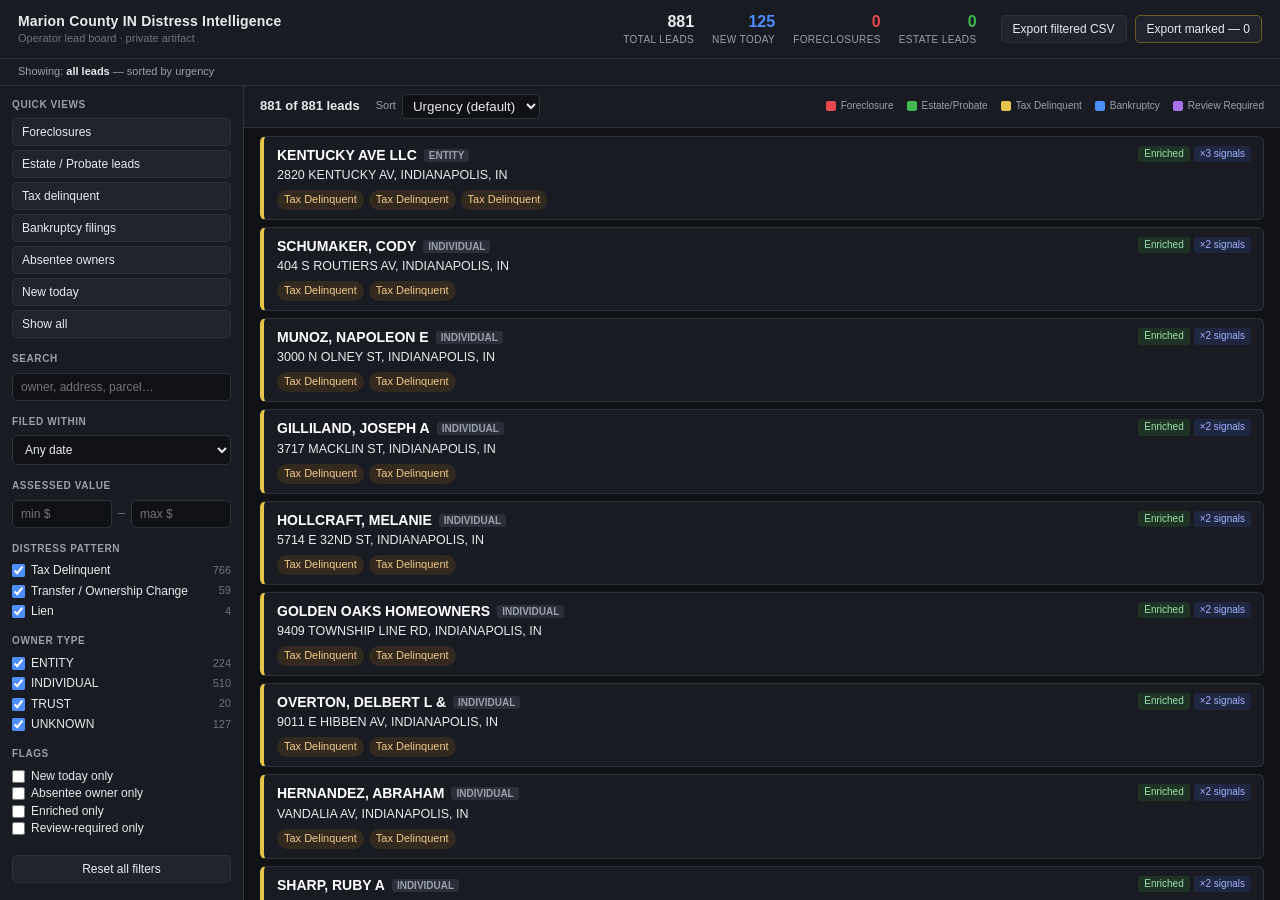
<file: index.html>
<!doctype html>
<html lang="en">
<head>
  <meta charset="utf-8" />
  <meta http-equiv="refresh" content="0; url=dashboard/" />
  <title>Marion County IN — Lead Intelligence</title>
</head>
<body>
  <p>Redirecting to <a href="dashboard/">dashboard</a>…</p>
</body>
</html>
</file>
<file: dashboard/styles.css>
/* Marion County IN Distress Intelligence — operator lead board.
   Dark-themed, desktop-first, high-contrast, fast to scan. */
* { box-sizing: border-box; margin: 0; padding: 0; }
:root {
  --bg: #0f1115; --panel: #181b22; --panel2: #1f232c; --line: #2c313c;
  --ink: #e8eaed; --ink2: #9aa0ab; --ink3: #6b7280;
  --accent: #4c8dff; --accent2: #3a6fd0;
  --red: #e5484d; --orange: #f08c2e; --yellow: #e6c34a;
  --green: #3fb950; --violet: #a674e8; --blue: #4c8dff;
  --chip-bg: #2a2f3a;
}
html, body { height: 100%; }
body {
  background: var(--bg); color: var(--ink);
  font: 13px/1.45 -apple-system, "Segoe UI", Roboto, Helvetica, Arial, sans-serif;
  display: flex; flex-direction: column;
}

/* ── TOP BAR ── */
.topbar {
  display: flex; align-items: center; gap: 24px;
  padding: 10px 18px; background: var(--panel);
  border-bottom: 1px solid var(--line); flex-shrink: 0;
}
.brand h1 { font-size: 14px; font-weight: 650; letter-spacing: .2px; }
.brand-sub { font-size: 11px; color: var(--ink3); display: block; }
.topstats { display: flex; gap: 18px; margin-left: auto; }
.topstat { text-align: right; }
.topstat .n { font-size: 16px; font-weight: 700; }
.topstat .l { font-size: 10px; color: var(--ink2); text-transform: uppercase; letter-spacing: .4px; }
.topstat.urgent .n { color: var(--red); }
.topstat.estate .n { color: var(--green); }
.topstat.newtoday .n { color: var(--accent); }
.topactions { display: flex; gap: 8px; }

/* ── BUTTONS ── */
.btn {
  background: var(--panel2); color: var(--ink); border: 1px solid var(--line);
  border-radius: 5px; padding: 6px 11px; font-size: 12px; cursor: pointer;
}
.btn:hover { border-color: var(--accent); color: #fff; }
.btn-mark { border-color: #6b5a2a; }
.btn-block { width: 100%; margin-top: 4px; }

/* ── BANNER + FILTERBAR ── */
.banner {
  background: #3a2a14; color: #f0c98a; padding: 7px 18px;
  font-size: 12px; border-bottom: 1px solid var(--line); flex-shrink: 0;
}
.filterbar {
  padding: 5px 18px; font-size: 11px; color: var(--ink2);
  background: var(--panel); border-bottom: 1px solid var(--line);
  min-height: 24px; flex-shrink: 0;
}
.filterbar b { color: var(--ink); font-weight: 600; }

/* ── LAYOUT ── */
main { display: flex; flex: 1; min-height: 0; overflow: hidden; }

/* ── SIDEBAR ── */
.sidebar {
  width: 244px; flex: none; overflow-y: auto;
  background: var(--panel); border-right: 1px solid var(--line);
  padding: 12px; display: flex; flex-direction: column; gap: 14px;
}
.side-block h2 {
  font-size: 10px; text-transform: uppercase; letter-spacing: .6px;
  color: var(--ink2); margin-bottom: 6px;
}
.presets { display: flex; flex-direction: column; gap: 4px; }
.preset {
  text-align: left; background: var(--panel2); border: 1px solid var(--line);
  color: var(--ink); border-radius: 5px; padding: 6px 9px; font-size: 12px; cursor: pointer;
}
.preset:hover { border-color: var(--accent); }
.preset.active { background: var(--accent2); border-color: var(--accent); color: #fff; }
.sidebar input[type=text],
.sidebar input[type=number],
.sidebar select {
  width: 100%; background: var(--bg); color: var(--ink);
  border: 1px solid var(--line); border-radius: 5px; padding: 6px 8px; font-size: 12px;
}
.range-row { display: flex; align-items: center; gap: 6px; }
.range-row span { color: var(--ink3); }
.checkgroup {
  display: flex; flex-direction: column; gap: 3px;
  max-height: 200px; overflow-y: auto;
}
.chk { display: flex; align-items: center; gap: 6px; font-size: 12px; cursor: pointer; }
.chk input { accent-color: var(--accent); }
.chk .cnt { color: var(--ink3); margin-left: auto; font-size: 11px; }

/* ── RESULTS ── */
.results { flex: 1; min-width: 0; display: flex; flex-direction: column; overflow: hidden; }
.results-head {
  display: flex; align-items: center; gap: 16px; padding: 8px 16px;
  background: var(--panel); border-bottom: 1px solid var(--line);
  flex-wrap: wrap; flex-shrink: 0;
}
.rowcount { font-weight: 650; font-size: 13px; }
.sort-ctl { font-size: 11px; color: var(--ink2); display: flex; align-items: center; gap: 6px; }
.sort-ctl select {
  background: var(--bg); color: var(--ink);
  border: 1px solid var(--line); border-radius: 4px; padding: 3px 6px;
}
.legend { margin-left: auto; font-size: 10px; color: var(--ink2); display: flex; align-items: center; gap: 5px; }
.lg { width: 10px; height: 10px; border-radius: 2px; display: inline-block; margin-left: 8px; }
.lg-r { background: var(--red); }
.lg-g { background: var(--green); }
.lg-y { background: var(--yellow); }
.lg-b { background: var(--blue); }
.lg-v { background: var(--violet); }

.leadlist { flex: 1; overflow-y: auto; padding: 8px 16px; }
.sentinel { height: 1px; }

/* ── LEAD CARD ── */
.lead {
  position: relative; background: var(--panel); border: 1px solid var(--line);
  border-left: 4px solid var(--ink3); border-radius: 6px;
  margin-bottom: 7px; padding: 9px 12px 9px 13px; cursor: pointer;
  transition: border-color 0.1s;
}
.lead:hover { border-color: var(--accent); }
.lead.u-1 { border-left-color: var(--red); }
.lead.u-2 { border-left-color: var(--green); }
.lead.u-3 { border-left-color: var(--yellow); }
.lead.u-4 { border-left-color: var(--blue); }
.lead.review {
  border-left-color: var(--violet);
  background: repeating-linear-gradient(135deg, var(--panel), var(--panel) 11px, #1c1822 11px, #1c1822 22px);
}
.lead.marked { box-shadow: inset 3px 0 0 0 var(--yellow); }

.lead-main { display: flex; gap: 14px; align-items: flex-start; }
.lead-id { flex: 1; min-width: 0; }

.owner { font-size: 14px; font-weight: 650; color: #fff; line-height: 1.3; }
.owner .otype {
  font-size: 10px; font-weight: 600; color: var(--ink2);
  background: var(--chip-bg); padding: 1px 5px; border-radius: 3px;
  margin-left: 7px; vertical-align: 1px;
}
.new-pill {
  font-size: 10px; font-weight: 700; color: var(--green);
  background: #1f3324; padding: 1px 5px; border-radius: 3px;
  margin-left: 7px; vertical-align: 1px; border: 1px solid #3fb95040;
}
.addr { font-size: 12.5px; color: var(--ink); margin-top: 2px; }
.addr.none { color: var(--ink3); font-style: italic; }
.mail { font-size: 11px; color: var(--ink3); margin-top: 1px; }

.chips { margin-top: 6px; display: flex; flex-wrap: wrap; gap: 5px; }
.chip { font-size: 11px; padding: 2px 7px; border-radius: 10px; background: var(--chip-bg); color: var(--ink); white-space: nowrap; }
.chip.fcl    { background: #3a1f1f; color: #ffb3b3; }
.chip.estate { background: #1f3324; color: #9be3a8; }
.chip.tax    { background: #33291f; color: #f0c98a; }
.chip.bk     { background: #1f2640; color: #a0b4ff; }
.chip.lien   { background: #2a2a1f; color: #e0d88a; }
.chip.xfer   { background: #2a1f3a; color: #d4a8ff; }

.lead-right { flex: none; text-align: right; display: flex; flex-direction: column; align-items: flex-end; gap: 4px; }
.assessed { font-size: 15px; font-weight: 700; }
.assessed .ac { font-size: 10px; color: var(--ink3); font-weight: 500; display: block; }
.badges { display: flex; gap: 4px; flex-wrap: wrap; justify-content: flex-end; }
.badge { font-size: 10px; padding: 1px 6px; border-radius: 3px; background: var(--chip-bg); color: var(--ink2); }
.badge.warn { background: #33291f; color: #f0c98a; }
.badge.good { background: #1f3324; color: #9be3a8; }
.badge.info { background: #1f2640; color: #a0b4ff; }

/* ── DETAIL PANEL ── */
.detail {
  margin-top: 9px; padding-top: 9px;
  border-top: 1px dashed var(--line); font-size: 12px; display: none;
}
.lead.open .detail { display: block; }
.detail-grid { display: grid; grid-template-columns: 150px 1fr; gap: 3px 12px; margin-bottom: 8px; }
.detail-grid dt { color: var(--ink2); }
.detail-grid dd { color: var(--ink); word-break: break-word; }
.detail a { color: var(--accent); }
.detail-actions { display: flex; gap: 7px; flex-wrap: wrap; }

/* ── EMPTY STATE ── */
.empty { padding: 48px 20px; text-align: center; color: var(--ink2); }
.empty b { color: var(--ink); display: block; font-size: 15px; margin-bottom: 6px; }
</file>
